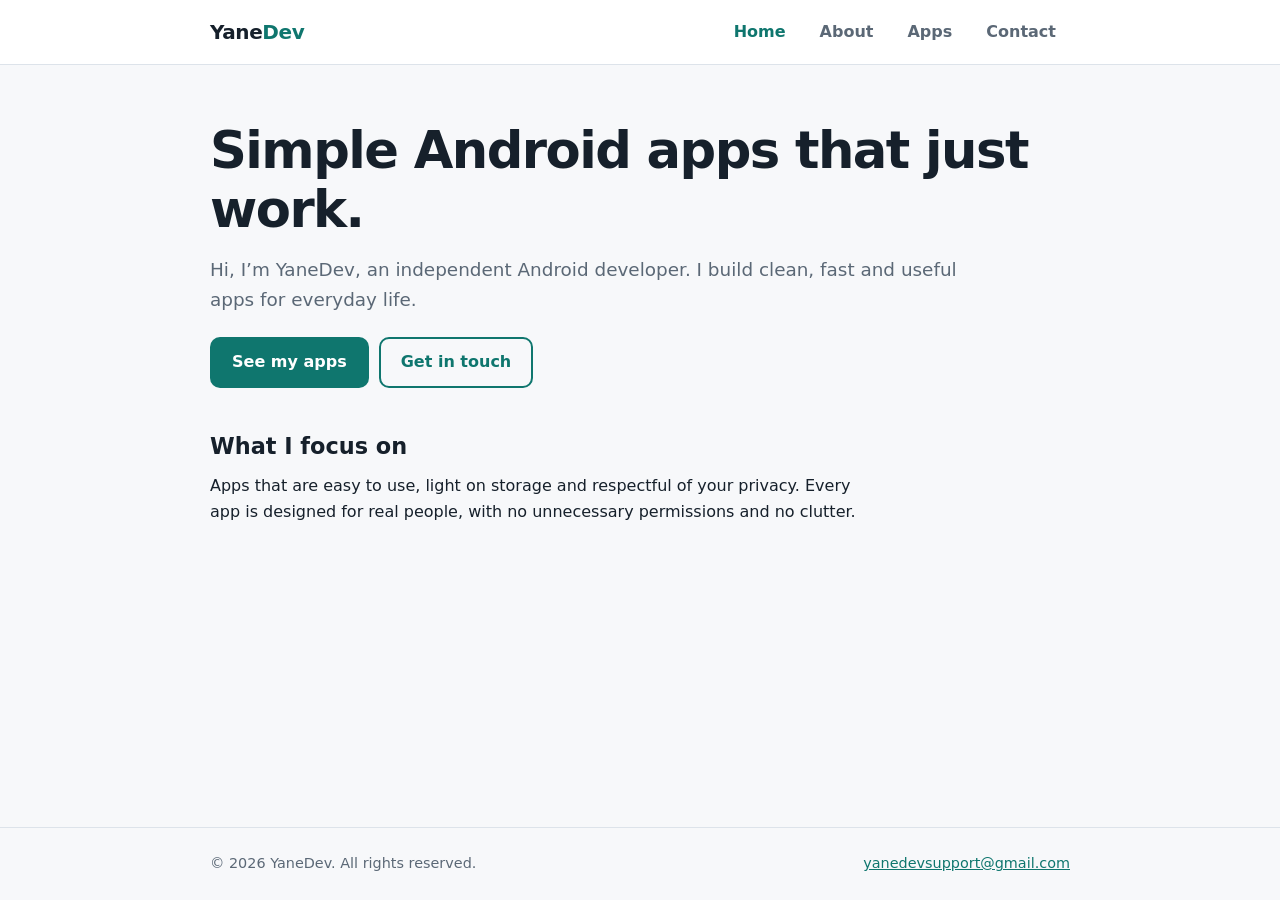
<file: index.html>
<!DOCTYPE html>
<html lang="en">
<head>
<meta charset="utf-8">
<meta name="viewport" content="width=device-width, initial-scale=1">
<title>YaneDev – Android App Developer</title>
<meta name="description" content="YaneDev builds simple, useful Android apps.">
<link rel="stylesheet" href="style.css">
</head>
<body>
<header><div class="wrap">
<a class="logo" href="/">Yane<span>Dev</span></a>
<input type="checkbox" id="menu"><label class="burger" for="menu" tabindex="0">Menu</label>
<nav aria-label="Main"><ul>
<li><a href="/" aria-current="page">Home</a></li>
<li><a href="about.html" >About</a></li>
<li><a href="apps.html" >Apps</a></li>
<li><a href="contact.html" >Contact</a></li>
</ul></nav>
</div></header>
<main><div class="wrap">
<h1>Simple Android apps that just work.</h1>
<p class="lead">Hi, I’m YaneDev, an independent Android developer. I build clean, fast and useful apps for everyday life.</p>
<a class="btn" href="apps.html">See my apps</a><a class="btn alt" href="contact.html">Get in touch</a>
<h2>What I focus on</h2>
<p>Apps that are easy to use, light on storage and respectful of your privacy. Every app is designed for real people, with no unnecessary permissions and no clutter.</p>
</div></main>
<footer><div class="wrap">
<span>&copy; <script>document.write(new Date().getFullYear())</script> YaneDev. All rights reserved.</span>
<span><a href="mailto:yanedevsupport@gmail.com">yanedevsupport@gmail.com</a></span>
</div></footer>
</body>
</html>
</file>
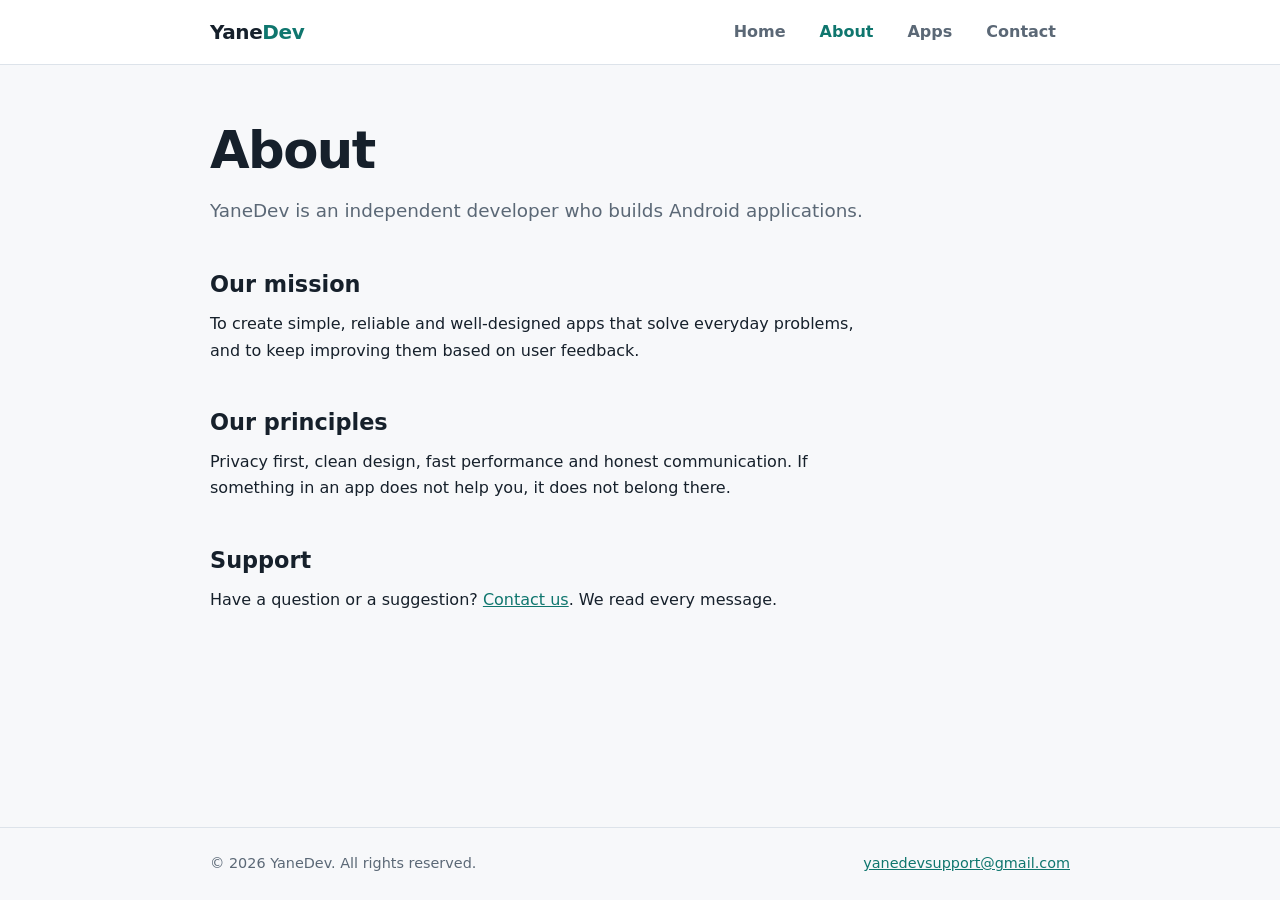
<file: about.html>
<!DOCTYPE html>
<html lang="en">
<head>
<meta charset="utf-8">
<meta name="viewport" content="width=device-width, initial-scale=1">
<title>About – YaneDev</title>
<meta name="description" content="About YaneDev, an independent Android developer.">
<link rel="stylesheet" href="style.css">
</head>
<body>
<header><div class="wrap">
<a class="logo" href="/">Yane<span>Dev</span></a>
<input type="checkbox" id="menu"><label class="burger" for="menu" tabindex="0">Menu</label>
<nav aria-label="Main"><ul>
<li><a href="/" >Home</a></li>
<li><a href="about.html" aria-current="page">About</a></li>
<li><a href="apps.html" >Apps</a></li>
<li><a href="contact.html" >Contact</a></li>
</ul></nav>
</div></header>
<main><div class="wrap">
<h1>About</h1>
<p class="lead">YaneDev is an independent developer who builds Android applications.</p>
<h2>Our mission</h2>
<p>To create simple, reliable and well-designed apps that solve everyday problems, and to keep improving them based on user feedback.</p>
<h2>Our principles</h2>
<p>Privacy first, clean design, fast performance and honest communication. If something in an app does not help you, it does not belong there.</p>
<h2>Support</h2>
<p>Have a question or a suggestion? <a href="contact.html">Contact us</a>. We read every message.</p>
</div></main>
<footer><div class="wrap">
<span>&copy; <script>document.write(new Date().getFullYear())</script> YaneDev. All rights reserved.</span>
<span><a href="mailto:yanedevsupport@gmail.com">yanedevsupport@gmail.com</a></span>
</div></footer>
</body>
</html>
</file>
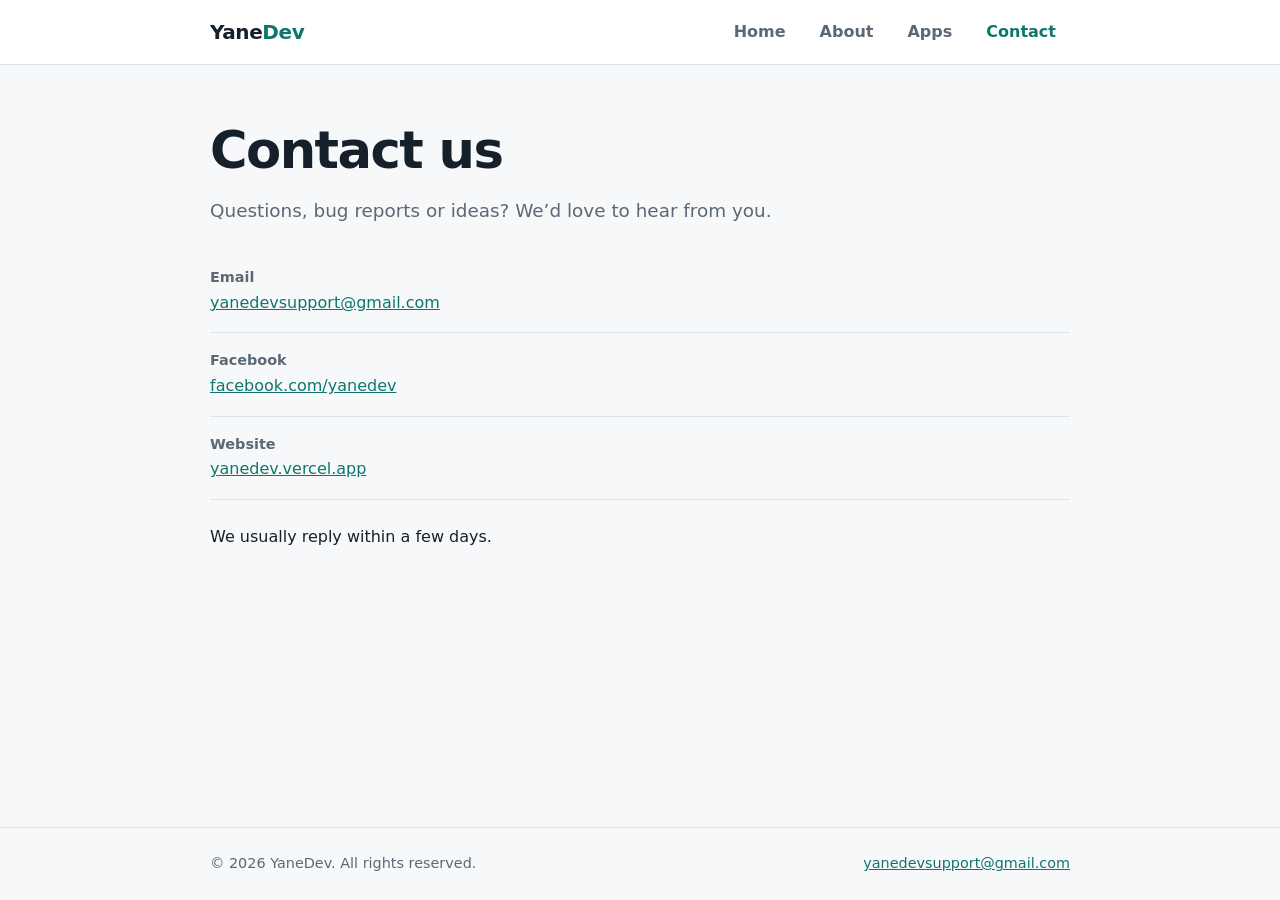
<file: contact.html>
<!DOCTYPE html>
<html lang="en">
<head>
<meta charset="utf-8">
<meta name="viewport" content="width=device-width, initial-scale=1">
<title>Contact – YaneDev</title>
<meta name="description" content="Contact YaneDev for support and feedback.">
<link rel="stylesheet" href="style.css">
</head>
<body>
<header><div class="wrap">
<a class="logo" href="/">Yane<span>Dev</span></a>
<input type="checkbox" id="menu"><label class="burger" for="menu" tabindex="0">Menu</label>
<nav aria-label="Main"><ul>
<li><a href="/" >Home</a></li>
<li><a href="about.html" >About</a></li>
<li><a href="apps.html" >Apps</a></li>
<li><a href="contact.html" aria-current="page">Contact</a></li>
</ul></nav>
</div></header>
<main><div class="wrap">
<h1>Contact us</h1>
<p class="lead">Questions, bug reports or ideas? We’d love to hear from you.</p>
<ul class="contact-list">
<li><b>Email</b><a href="mailto:yanedevsupport@gmail.com">yanedevsupport@gmail.com</a></li>
<li><b>Facebook</b><a href="https://www.facebook.com/yanedev" target="_blank" rel="noopener">facebook.com/yanedev</a></li>
<li><b>Website</b><a href="https://yanedev.vercel.app">yanedev.vercel.app</a></li>
</ul>
<p>We usually reply within a few days.</p>
</div></main>
<footer><div class="wrap">
<span>&copy; <script>document.write(new Date().getFullYear())</script> YaneDev. All rights reserved.</span>
<span><a href="mailto:yanedevsupport@gmail.com">yanedevsupport@gmail.com</a></span>
</div></footer>
</body>
</html>
</file>
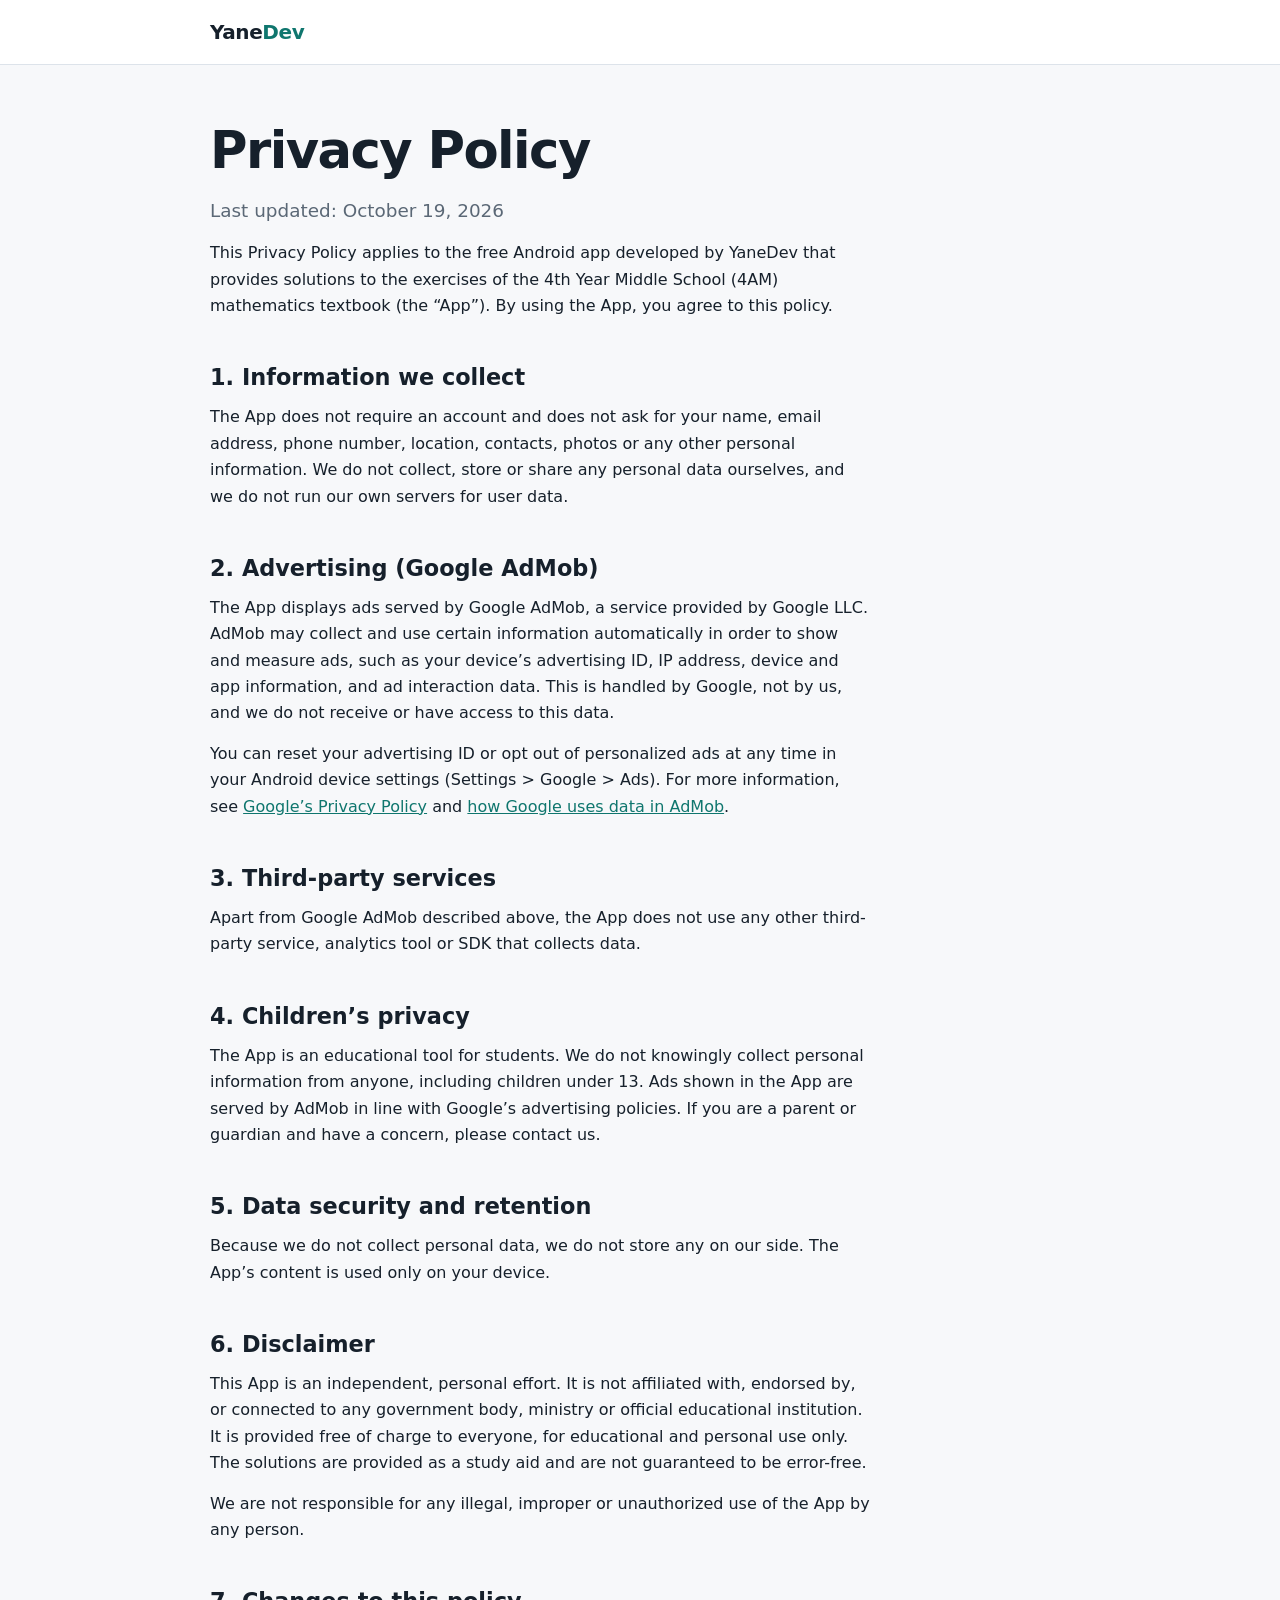
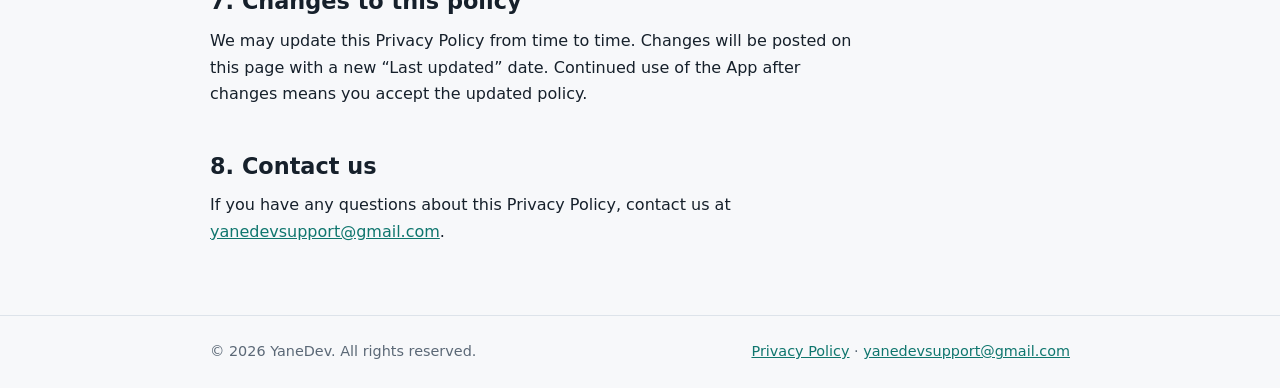
<file: policy/bem-solutions-math.html>
<!DOCTYPE html>
<html lang="en">
<head>
<meta charset="utf-8">
<meta name="viewport" content="width=device-width, initial-scale=1">
<title>Privacy Policy – YaneDev</title>
<meta name="description" content="Privacy Policy for YaneDev Android apps.">
<link rel="stylesheet" href="style.css">
</head>
<body>
<header><div class="wrap">
<a class="logo" href="/">Yane<span>Dev</span></a>
<input type="checkbox" id="menu"><label class="burger" for="menu" tabindex="0">Menu</label>
<nav aria-label="Main"><ul>
</ul></nav>
</div></header>
<main><div class="wrap">
<h1>Privacy Policy</h1>
<p class="lead">Last updated: October 19, 2026</p>
<p>This Privacy Policy applies to the free Android app developed by YaneDev that provides solutions to the exercises of the 4th Year Middle School (4AM) mathematics textbook (the “App”). By using the App, you agree to this policy.</p>

<h2>1. Information we collect</h2>
<p>The App does not require an account and does not ask for your name, email address, phone number, location, contacts, photos or any other personal information. We do not collect, store or share any personal data ourselves, and we do not run our own servers for user data.</p>

<h2>2. Advertising (Google AdMob)</h2>
<p>The App displays ads served by Google AdMob, a service provided by Google LLC. AdMob may collect and use certain information automatically in order to show and measure ads, such as your device’s advertising ID, IP address, device and app information, and ad interaction data. This is handled by Google, not by us, and we do not receive or have access to this data.</p>
<p>You can reset your advertising ID or opt out of personalized ads at any time in your Android device settings (Settings &gt; Google &gt; Ads). For more information, see <a href="https://policies.google.com/privacy" target="_blank" rel="noopener">Google’s Privacy Policy</a> and <a href="https://support.google.com/admob/answer/6128543" target="_blank" rel="noopener">how Google uses data in AdMob</a>.</p>

<h2>3. Third-party services</h2>
<p>Apart from Google AdMob described above, the App does not use any other third-party service, analytics tool or SDK that collects data.</p>

<h2>4. Children’s privacy</h2>
<p>The App is an educational tool for students. We do not knowingly collect personal information from anyone, including children under 13. Ads shown in the App are served by AdMob in line with Google’s advertising policies. If you are a parent or guardian and have a concern, please contact us.</p>

<h2>5. Data security and retention</h2>
<p>Because we do not collect personal data, we do not store any on our side. The App’s content is used only on your device.</p>

<h2>6. Disclaimer</h2>
<p>This App is an independent, personal effort. It is not affiliated with, endorsed by, or connected to any government body, ministry or official educational institution. It is provided free of charge to everyone, for educational and personal use only. The solutions are provided as a study aid and are not guaranteed to be error-free.</p>
<p>We are not responsible for any illegal, improper or unauthorized use of the App by any person.</p>

<h2>7. Changes to this policy</h2>
<p>We may update this Privacy Policy from time to time. Changes will be posted on this page with a new “Last updated” date. Continued use of the App after changes means you accept the updated policy.</p>

<h2>8. Contact us</h2>
<p>If you have any questions about this Privacy Policy, contact us at <a href="mailto:yanedevsupport@gmail.com">yanedevsupport@gmail.com</a>.</p>
</div></main>
<footer><div class="wrap">
<span>&copy; <script>document.write(new Date().getFullYear())</script> YaneDev. All rights reserved.</span>
<span><a href="privacy.html">Privacy Policy</a> &middot; <a href="mailto:yanedevsupport@gmail.com">yanedevsupport@gmail.com</a></span>
</div></footer>
</body>
</html>
</file>
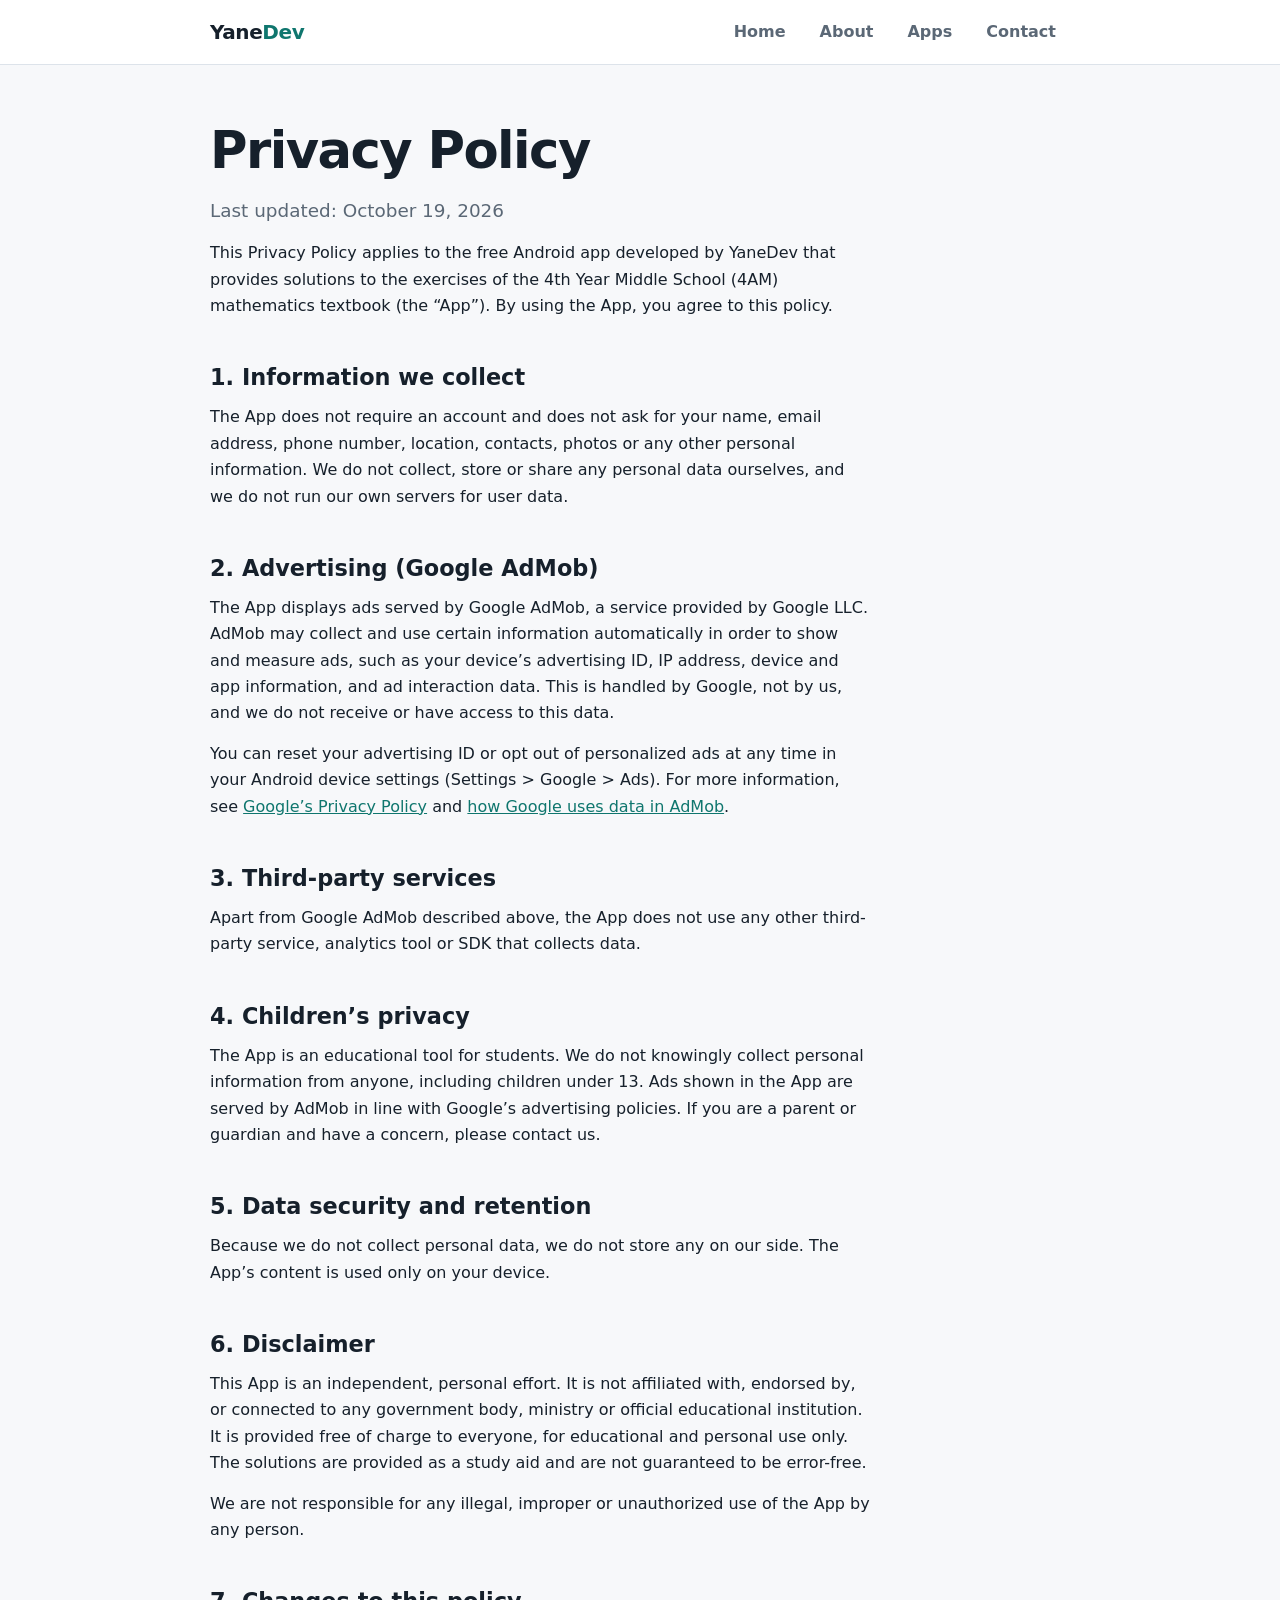
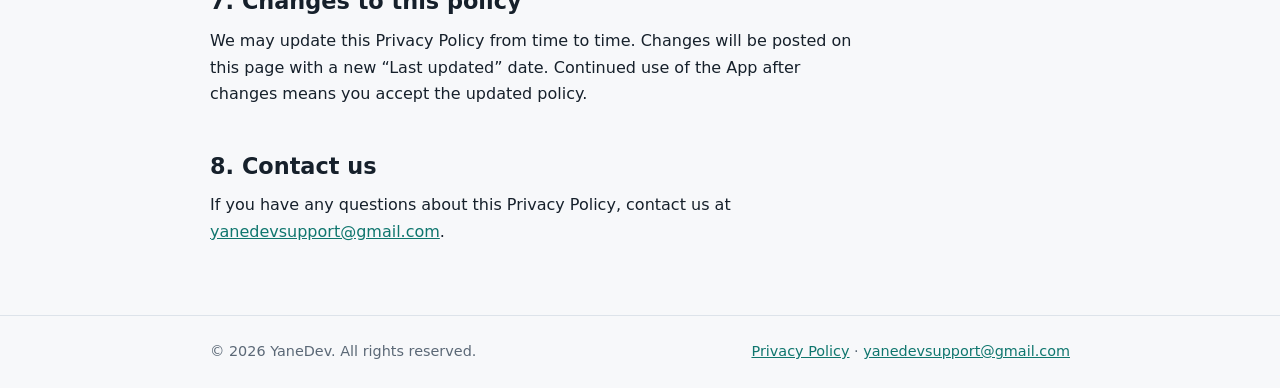
<file: policy/privacy.html>
<!DOCTYPE html>
<html lang="en">
<head>
<meta charset="utf-8">
<meta name="viewport" content="width=device-width, initial-scale=1">
<title>Privacy Policy – YaneDev</title>
<meta name="description" content="Privacy Policy for YaneDev Android apps.">
<link rel="stylesheet" href="style.css">
</head>
<body>
<header><div class="wrap">
<a class="logo" href="/">Yane<span>Dev</span></a>
<input type="checkbox" id="menu"><label class="burger" for="menu" tabindex="0">Menu</label>
<nav aria-label="Main"><ul>
<li><a href="/">Home</a></li>
<li><a href="about.html" >About</a></li>
<li><a href="apps.html" >Apps</a></li>
<li><a href="contact.html" >Contact</a></li>
</ul></nav>
</div></header>
<main><div class="wrap">
<h1>Privacy Policy</h1>
<p class="lead">Last updated: October 19, 2026</p>
<p>This Privacy Policy applies to the free Android app developed by YaneDev that provides solutions to the exercises of the 4th Year Middle School (4AM) mathematics textbook (the “App”). By using the App, you agree to this policy.</p>

<h2>1. Information we collect</h2>
<p>The App does not require an account and does not ask for your name, email address, phone number, location, contacts, photos or any other personal information. We do not collect, store or share any personal data ourselves, and we do not run our own servers for user data.</p>

<h2>2. Advertising (Google AdMob)</h2>
<p>The App displays ads served by Google AdMob, a service provided by Google LLC. AdMob may collect and use certain information automatically in order to show and measure ads, such as your device’s advertising ID, IP address, device and app information, and ad interaction data. This is handled by Google, not by us, and we do not receive or have access to this data.</p>
<p>You can reset your advertising ID or opt out of personalized ads at any time in your Android device settings (Settings &gt; Google &gt; Ads). For more information, see <a href="https://policies.google.com/privacy" target="_blank" rel="noopener">Google’s Privacy Policy</a> and <a href="https://support.google.com/admob/answer/6128543" target="_blank" rel="noopener">how Google uses data in AdMob</a>.</p>

<h2>3. Third-party services</h2>
<p>Apart from Google AdMob described above, the App does not use any other third-party service, analytics tool or SDK that collects data.</p>

<h2>4. Children’s privacy</h2>
<p>The App is an educational tool for students. We do not knowingly collect personal information from anyone, including children under 13. Ads shown in the App are served by AdMob in line with Google’s advertising policies. If you are a parent or guardian and have a concern, please contact us.</p>

<h2>5. Data security and retention</h2>
<p>Because we do not collect personal data, we do not store any on our side. The App’s content is used only on your device.</p>

<h2>6. Disclaimer</h2>
<p>This App is an independent, personal effort. It is not affiliated with, endorsed by, or connected to any government body, ministry or official educational institution. It is provided free of charge to everyone, for educational and personal use only. The solutions are provided as a study aid and are not guaranteed to be error-free.</p>
<p>We are not responsible for any illegal, improper or unauthorized use of the App by any person.</p>

<h2>7. Changes to this policy</h2>
<p>We may update this Privacy Policy from time to time. Changes will be posted on this page with a new “Last updated” date. Continued use of the App after changes means you accept the updated policy.</p>

<h2>8. Contact us</h2>
<p>If you have any questions about this Privacy Policy, contact us at <a href="mailto:yanedevsupport@gmail.com">yanedevsupport@gmail.com</a>.</p>
</div></main>
<footer><div class="wrap">
<span>&copy; <script>document.write(new Date().getFullYear())</script> YaneDev. All rights reserved.</span>
<span><a href="privacy.html">Privacy Policy</a> &middot; <a href="mailto:yanedevsupport@gmail.com">yanedevsupport@gmail.com</a></span>
</div></footer>
</body>
</html>
</file>
<file: style.css>
:root{--bg:#f7f8fa;--surface:#fff;--text:#16202b;--muted:#5b6876;--line:#dde3ea;--accent:#0f766e;--accent-ink:#fff}
@media (prefers-color-scheme:dark){:root{--bg:#0e1419;--surface:#151d25;--text:#e8eef3;--muted:#9aa8b5;--line:#25313c;--accent:#2dd4bf;--accent-ink:#06201d}}
*{box-sizing:border-box}
html{scroll-behavior:smooth}
body{margin:0;font-family:system-ui,-apple-system,"Segoe UI",Roboto,sans-serif;background:var(--bg);color:var(--text);line-height:1.65;display:flex;flex-direction:column;min-height:100vh}
a{color:var(--accent)}
a:focus-visible,button:focus-visible,label:focus-visible{outline:3px solid var(--accent);outline-offset:2px}
.wrap{max-width:900px;margin:0 auto;padding:0 20px;width:100%}
header{border-bottom:1px solid var(--line);background:var(--surface)}
header .wrap{display:flex;align-items:center;justify-content:space-between;min-height:64px;flex-wrap:wrap}
.logo{font-weight:800;font-size:1.25rem;color:var(--text);text-decoration:none;letter-spacing:-.02em}
.logo span{color:var(--accent)}
nav ul{display:flex;gap:6px;list-style:none;margin:0;padding:0}
nav a{display:block;padding:8px 14px;border-radius:8px;color:var(--muted);text-decoration:none;font-weight:600}
nav a:hover{color:var(--text);background:var(--bg)}
nav a[aria-current="page"]{color:var(--accent)}
#menu,.burger{display:none}
@media (max-width:640px){
 .burger{display:block;cursor:pointer;padding:8px 12px;border:1px solid var(--line);border-radius:8px;font-weight:600}
 nav{width:100%;display:none}
 #menu:checked ~ nav{display:block}
 nav ul{flex-direction:column;padding-bottom:12px}
}
main{flex:1;padding:56px 0}
h1{font-size:clamp(2rem,6vw,3.2rem);line-height:1.15;letter-spacing:-.03em;margin:0 0 16px}
h2{font-size:1.4rem;margin:40px 0 8px}
p{max-width:65ch;margin:0 0 14px}
.lead{font-size:1.15rem;color:var(--muted)}
.btn{display:inline-block;padding:12px 22px;border-radius:10px;background:var(--accent);color:var(--accent-ink);font-weight:700;text-decoration:none;margin:8px 10px 0 0}
.btn.alt{background:transparent;color:var(--accent);border:2px solid var(--accent);padding:10px 20px}
.grid{display:grid;gap:18px;grid-template-columns:repeat(auto-fill,minmax(260px,1fr));margin-top:24px}
.app{background:var(--surface);border:1px solid var(--line);border-radius:14px;padding:20px}
.app img{width:64px;height:64px;border-radius:14px;background:var(--line);display:block;margin-bottom:12px}
.app h3{margin:0 0 6px}
.app p{color:var(--muted);font-size:.95rem}
.contact-list{list-style:none;padding:0;margin:24px 0}
.contact-list li{padding:16px 0;border-bottom:1px solid var(--line)}
.contact-list b{display:block;color:var(--muted);font-weight:600;font-size:.9rem}
footer{border-top:1px solid var(--line);padding:24px 0;color:var(--muted);font-size:.9rem}
footer .wrap{display:flex;justify-content:space-between;gap:12px;flex-wrap:wrap}
</file>
<file: policy/style.css>
:root{--bg:#f7f8fa;--surface:#fff;--text:#16202b;--muted:#5b6876;--line:#dde3ea;--accent:#0f766e;--accent-ink:#fff}
@media (prefers-color-scheme:dark){:root{--bg:#0e1419;--surface:#151d25;--text:#e8eef3;--muted:#9aa8b5;--line:#25313c;--accent:#2dd4bf;--accent-ink:#06201d}}
*{box-sizing:border-box}
html{scroll-behavior:smooth}
body{margin:0;font-family:system-ui,-apple-system,"Segoe UI",Roboto,sans-serif;background:var(--bg);color:var(--text);line-height:1.65;display:flex;flex-direction:column;min-height:100vh}
a{color:var(--accent)}
a:focus-visible,button:focus-visible,label:focus-visible{outline:3px solid var(--accent);outline-offset:2px}
.wrap{max-width:900px;margin:0 auto;padding:0 20px;width:100%}
header{border-bottom:1px solid var(--line);background:var(--surface)}
header .wrap{display:flex;align-items:center;justify-content:space-between;min-height:64px;flex-wrap:wrap}
.logo{font-weight:800;font-size:1.25rem;color:var(--text);text-decoration:none;letter-spacing:-.02em}
.logo span{color:var(--accent)}
nav ul{display:flex;gap:6px;list-style:none;margin:0;padding:0}
nav a{display:block;padding:8px 14px;border-radius:8px;color:var(--muted);text-decoration:none;font-weight:600}
nav a:hover{color:var(--text);background:var(--bg)}
nav a[aria-current="page"]{color:var(--accent)}
#menu,.burger{display:none}
@media (max-width:640px){
 .burger{display:block;cursor:pointer;padding:8px 12px;border:1px solid var(--line);border-radius:8px;font-weight:600}
 nav{width:100%;display:none}
 #menu:checked ~ nav{display:block}
 nav ul{flex-direction:column;padding-bottom:12px}
}
main{flex:1;padding:56px 0}
h1{font-size:clamp(2rem,6vw,3.2rem);line-height:1.15;letter-spacing:-.03em;margin:0 0 16px}
h2{font-size:1.4rem;margin:40px 0 8px}
p{max-width:65ch;margin:0 0 14px}
.lead{font-size:1.15rem;color:var(--muted)}
.btn{display:inline-block;padding:12px 22px;border-radius:10px;background:var(--accent);color:var(--accent-ink);font-weight:700;text-decoration:none;margin:8px 10px 0 0}
.btn.alt{background:transparent;color:var(--accent);border:2px solid var(--accent);padding:10px 20px}
.grid{display:grid;gap:18px;grid-template-columns:repeat(auto-fill,minmax(260px,1fr));margin-top:24px}
.app{background:var(--surface);border:1px solid var(--line);border-radius:14px;padding:20px}
.app img{width:64px;height:64px;border-radius:14px;background:var(--line);display:block;margin-bottom:12px}
.app h3{margin:0 0 6px}
.app p{color:var(--muted);font-size:.95rem}
.contact-list{list-style:none;padding:0;margin:24px 0}
.contact-list li{padding:16px 0;border-bottom:1px solid var(--line)}
.contact-list b{display:block;color:var(--muted);font-weight:600;font-size:.9rem}
footer{border-top:1px solid var(--line);padding:24px 0;color:var(--muted);font-size:.9rem}
footer .wrap{display:flex;justify-content:space-between;gap:12px;flex-wrap:wrap}
</file>
